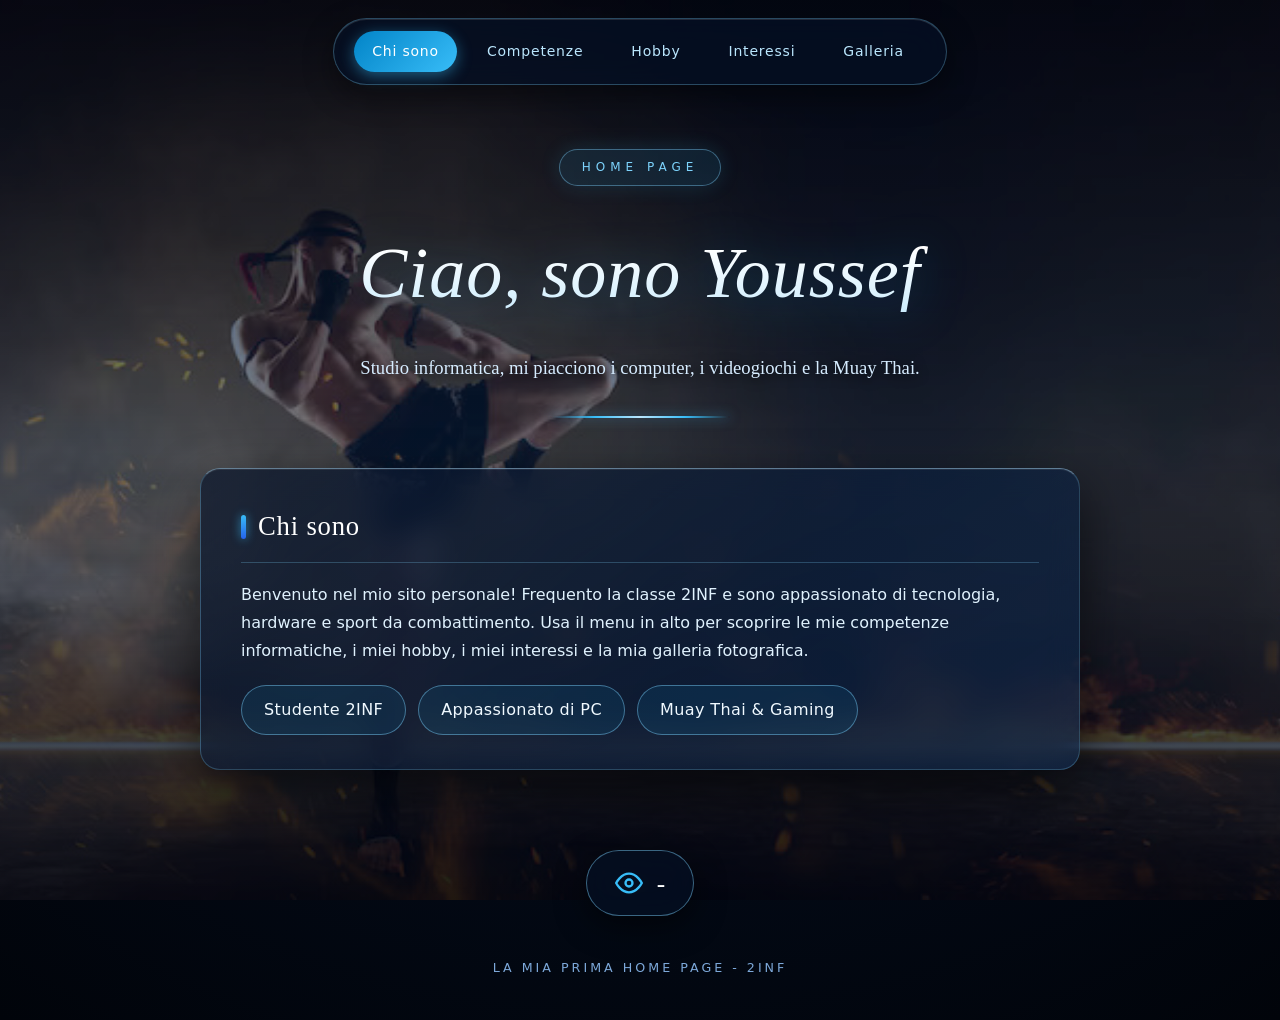
<file: index.html>
<!DOCTYPE html>
<html lang="it">
<head>
<meta charset="utf-8">
<meta name="viewport" content="width=device-width, initial-scale=1">
<title>Chi sono - Youssef</title>
<link rel="stylesheet" href="style.css">
</head>
<body>

<nav>
<a href="index.html" class="attivo">Chi sono</a>
<a href="competenze.html">Competenze</a>
<a href="hobby.html">Hobby</a>
<a href="interessi.html">Interessi</a>
<a href="galleria.html">Galleria</a>
</nav>

<div id="sfondo">
<div class="strato"></div>
<div class="strato"></div>
</div>
<div id="velo"></div>

<header>
<div class="etichetta">HOME PAGE</div>
<h1>Ciao, sono Youssef</h1>
<p>Studio informatica, mi piacciono i computer, i videogiochi e la Muay Thai.</p>
<div class="linea"></div>
</header>

<main>
<section>
<h2>Chi sono</h2>
<p>Benvenuto nel mio sito personale! Frequento la classe 2INF e sono appassionato di tecnologia, hardware e sport da combattimento. Usa il menu in alto per scoprire le mie competenze informatiche, i miei hobby, i miei interessi e la mia galleria fotografica.</p>
<ul>
<li>Studente 2INF</li>
<li>Appassionato di PC</li>
<li>Muay Thai &amp; Gaming</li>
</ul>
</section>
</main>

<div class="contatore">
<div class="visualizzazioni" title="Visualizzazioni totali del sito">
<svg viewBox="0 0 24 24" fill="none" stroke-width="2" stroke-linecap="round" stroke-linejoin="round" aria-label="Visualizzazioni">
<path d="M1 12s4-8 11-8 11 8 11 8-4 8-11 8-11-8-11-8z"></path>
<circle cx="12" cy="12" r="3"></circle>
</svg>
<span id="visite">...</span>
</div>
</div>

<footer>
<p>La mia prima home page - 2INF</p>
</footer>

<script>
var SECONDI = 6;
var strati = document.querySelectorAll(".strato");
var elenco = [];
var indice = 0;
var attuale = 0;

function aggiornaSfondo() {
  elenco = [];
  for (var i = 0; i < 3; i++) {
    var salvata = null;
    try { salvata = localStorage.getItem("fotoSlot" + (i + 1)); } catch (e) {}
    elenco.push(salvata ? salvata : "foto" + (i + 1) + ".jpg");
  }
  strati[attuale].style.backgroundImage = 'url("' + elenco[0] + '")';
  strati[attuale].classList.add("attivo");
}

aggiornaSfondo();

setInterval(function () {
  if (elenco.length < 2) { return; }
  indice = (indice + 1) % elenco.length;
  var prossimo = 1 - attuale;
  strati[prossimo].style.backgroundImage = 'url("' + elenco[indice] + '")';
  strati[prossimo].classList.add("attivo");
  strati[attuale].classList.remove("attivo");
  attuale = prossimo;
}, SECONDI * 1000);

var elTotale = document.getElementById("visite");
var giaContata = false;
try { giaContata = sessionStorage.getItem("visitaContata") === "si"; } catch (e) {}

if (location.protocol === "file:") {
  elTotale.textContent = "-";
} else {
  var azione = giaContata ? "get" : "hit";
  var indirizzo = "https://abacus.jasoncameron.dev/" + azione + "/" + location.hostname + "/visite";
  fetch(indirizzo)
    .then(function (risposta) { return risposta.json(); })
    .then(function (dati) {
      elTotale.textContent = dati.value;
      try { sessionStorage.setItem("visitaContata", "si"); } catch (e) {}
    })
    .catch(function () {
      elTotale.textContent = "-";
    });
}
</script>

</body>
</html>
</file>
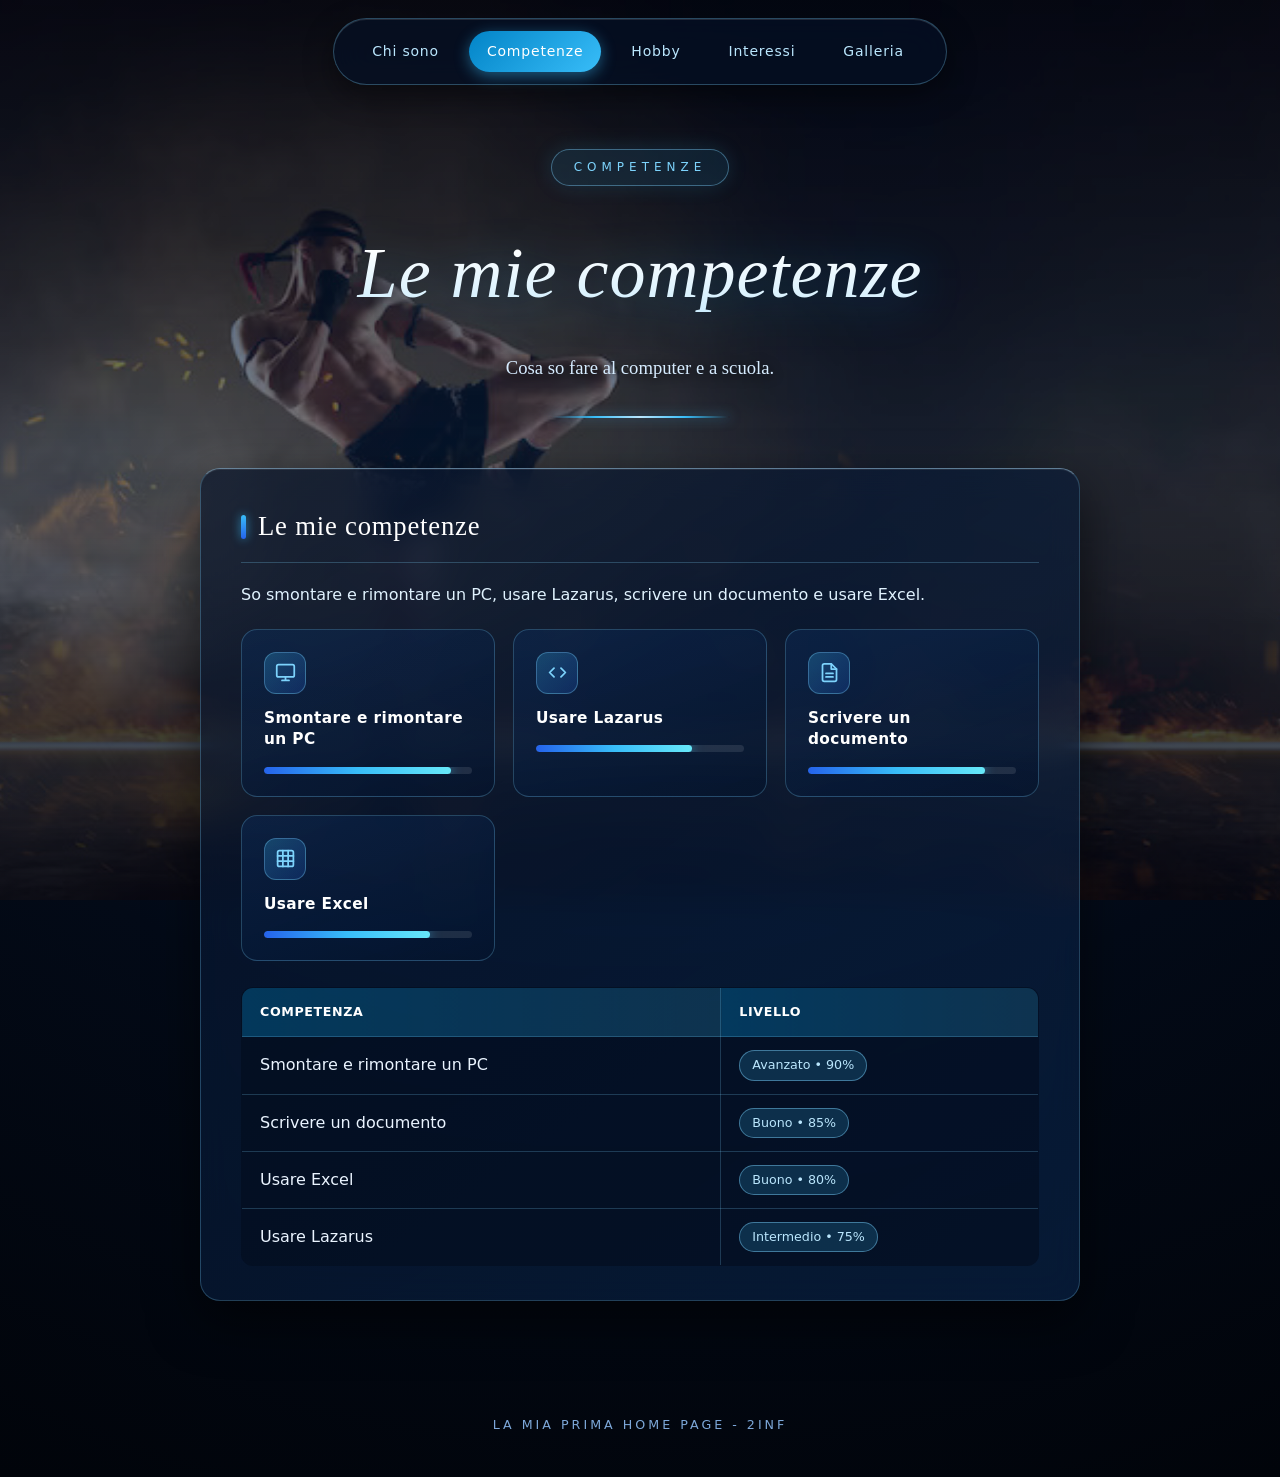
<file: competenze.html>
<!DOCTYPE html>
<html lang="it">
<head>
<meta charset="utf-8">
<meta name="viewport" content="width=device-width, initial-scale=1">
<title>Le mie competenze - Youssef</title>
<link rel="stylesheet" href="style.css">
</head>
<body>

<nav>
<a href="index.html">Chi sono</a>
<a href="competenze.html" class="attivo">Competenze</a>
<a href="hobby.html">Hobby</a>
<a href="interessi.html">Interessi</a>
<a href="galleria.html">Galleria</a>
</nav>

<div id="sfondo">
<div class="strato"></div>
<div class="strato"></div>
</div>
<div id="velo"></div>

<header>
<div class="etichetta">COMPETENZE</div>
<h1>Le mie competenze</h1>
<p>Cosa so fare al computer e a scuola.</p>
<div class="linea"></div>
</header>

<main>
<section class="competenze">
<h2>Le mie competenze</h2>
<p>So smontare e rimontare un PC, usare Lazarus, scrivere un documento e usare Excel.</p>

<ul class="carte">
<li style="--livello: 90%">
<span class="icona"><svg viewBox="0 0 24 24" fill="none" stroke="currentColor" stroke-width="2" stroke-linecap="round" stroke-linejoin="round"><rect x="2" y="3" width="20" height="14" rx="2"></rect><path d="M8 21h8M12 17v4"></path></svg></span>
<h3>Smontare e rimontare un PC</h3>
<div class="barra"><div></div></div>
</li>

<li style="--livello: 75%">
<span class="icona"><svg viewBox="0 0 24 24" fill="none" stroke="currentColor" stroke-width="2" stroke-linecap="round" stroke-linejoin="round"><path d="M8 7l-5 5 5 5M16 7l5 5-5 5"></path></svg></span>
<h3>Usare Lazarus</h3>
<div class="barra"><div></div></div>
</li>

<li style="--livello: 85%">
<span class="icona"><svg viewBox="0 0 24 24" fill="none" stroke="currentColor" stroke-width="2" stroke-linecap="round" stroke-linejoin="round"><path d="M14 2H6a2 2 0 0 0-2 2v16a2 2 0 0 0 2 2h12a2 2 0 0 0 2-2V8z"></path><path d="M14 2v6h6M8 13h8M8 17h8"></path></svg></span>
<h3>Scrivere un documento</h3>
<div class="barra"><div></div></div>
</li>

<li style="--livello: 80%">
<span class="icona"><svg viewBox="0 0 24 24" fill="none" stroke="currentColor" stroke-width="2" stroke-linecap="round" stroke-linejoin="round"><rect x="3" y="3" width="18" height="18" rx="2"></rect><path d="M3 9h18M3 15h18M9 3v18M15 3v18"></path></svg></span>
<h3>Usare Excel</h3>
<div class="barra"><div></div></div>
</li>
</ul>

<table>
<tr>
<th>Competenza</th>
<th>Livello</th>
</tr>
<tr>
<td>Smontare e rimontare un PC</td>
<td><span class="badge">Avanzato &bull; 90%</span></td>
</tr>
<tr>
<td>Scrivere un documento</td>
<td><span class="badge">Buono &bull; 85%</span></td>
</tr>
<tr>
<td>Usare Excel</td>
<td><span class="badge">Buono &bull; 80%</span></td>
</tr>
<tr>
<td>Usare Lazarus</td>
<td><span class="badge">Intermedio &bull; 75%</span></td>
</tr>
</table>
</section>
</main>

<footer>
<p>La mia prima home page - 2INF</p>
</footer>

<script>
var SECONDI = 6;
var strati = document.querySelectorAll(".strato");
var elenco = [];
var indice = 0;
var attuale = 0;

for (var i = 0; i < 3; i++) {
  var salvata = null;
  try { salvata = localStorage.getItem("fotoSlot" + (i + 1)); } catch (e) {}
  elenco.push(salvata ? salvata : "foto" + (i + 1) + ".jpg");
}
strati[0].style.backgroundImage = 'url("' + elenco[0] + '")';
strati[0].classList.add("attivo");

setInterval(function () {
  indice = (indice + 1) % elenco.length;
  var prossimo = 1 - attuale;
  strati[prossimo].style.backgroundImage = 'url("' + elenco[indice] + '")';
  strati[prossimo].classList.add("attivo");
  strati[attuale].classList.remove("attivo");
  attuale = prossimo;
}, SECONDI * 1000);
</script>

</body>
</html>
</file>
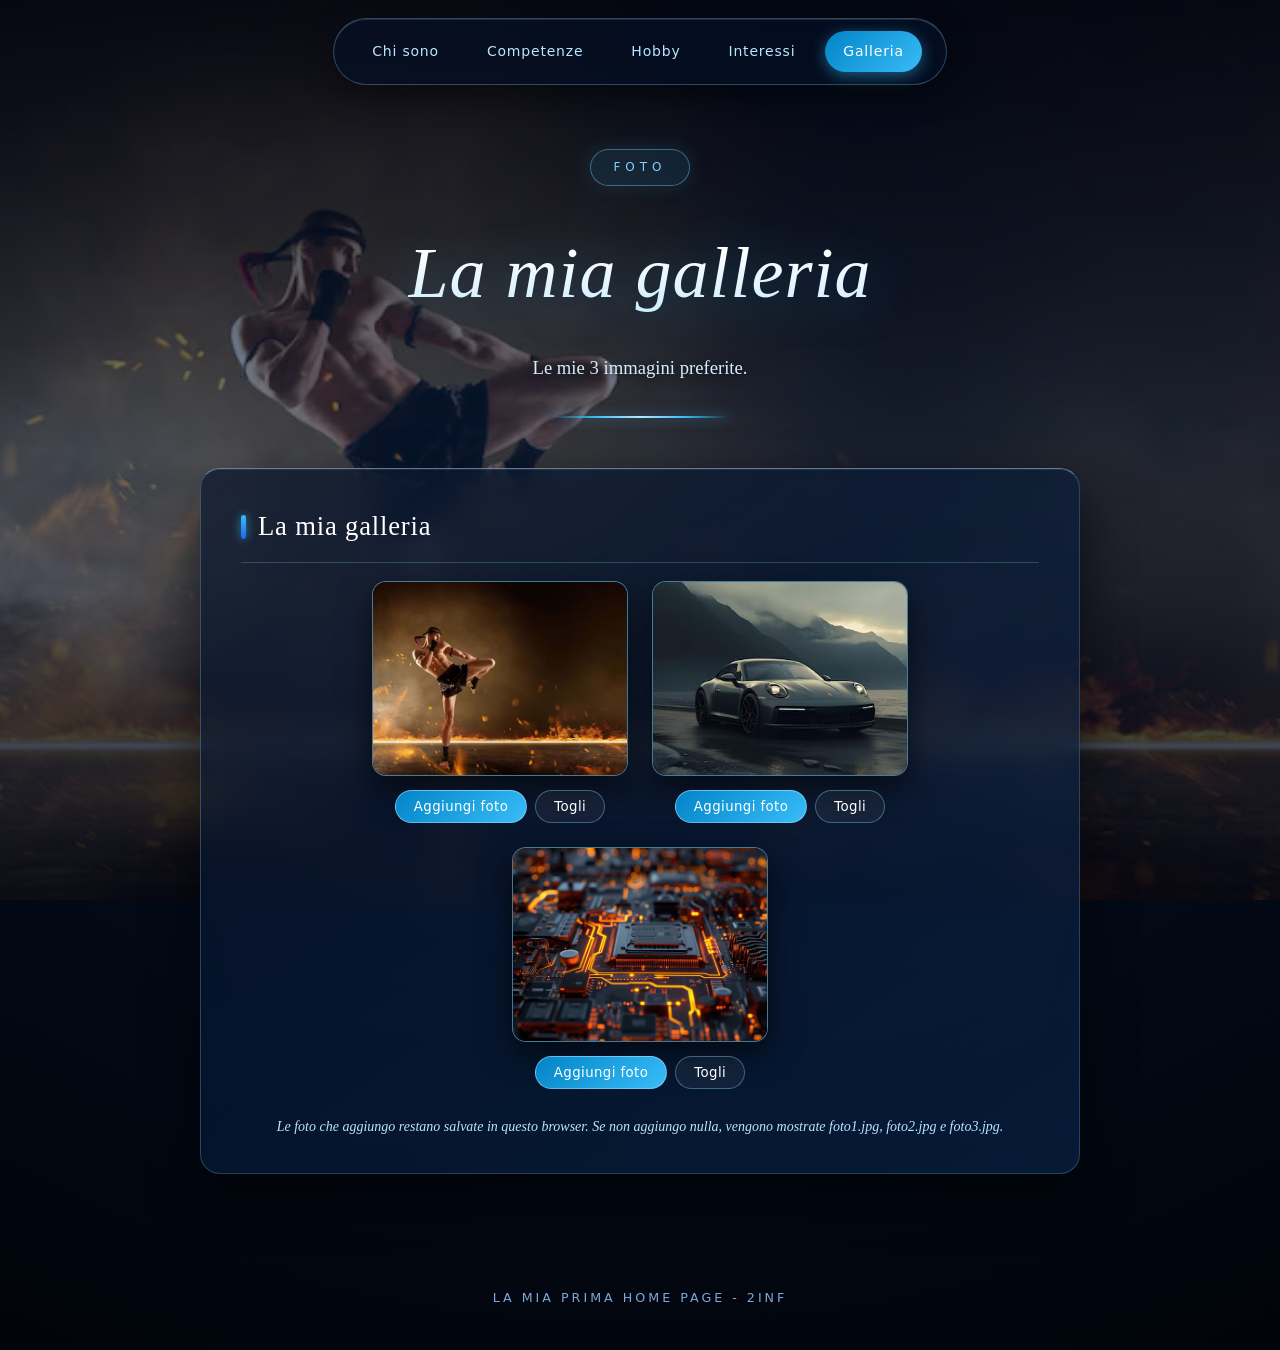
<file: galleria.html>
<!DOCTYPE html>
<html lang="it">
<head>
<meta charset="utf-8">
<meta name="viewport" content="width=device-width, initial-scale=1">
<title>La mia galleria - Youssef</title>
<link rel="stylesheet" href="style.css">
</head>
<body>

<nav>
<a href="index.html">Chi sono</a>
<a href="competenze.html">Competenze</a>
<a href="hobby.html">Hobby</a>
<a href="interessi.html">Interessi</a>
<a href="galleria.html" class="attivo">Galleria</a>
</nav>

<div id="sfondo">
<div class="strato"></div>
<div class="strato"></div>
</div>
<div id="velo"></div>

<header>
<div class="etichetta">FOTO</div>
<h1>La mia galleria</h1>
<p>Le mie 3 immagini preferite.</p>
<div class="linea"></div>
</header>

<main>
<section>
<h2>La mia galleria</h2>
<div class="galleria">

<!-- Slot 1 -->
<div class="slot" data-numero="1">
<div class="cornice"></div>
<div class="bottoni">
<button type="button" class="bottone btn-aggiungi">Aggiungi foto</button>
<button type="button" class="bottone secondario btn-togli">Togli</button>
</div>
<input type="file" accept="image/*" class="nascosto">
</div>

<!-- Slot 2 -->
<div class="slot" data-numero="2">
<div class="cornice"></div>
<div class="bottoni">
<button type="button" class="bottone btn-aggiungi">Aggiungi foto</button>
<button type="button" class="bottone secondario btn-togli">Togli</button>
</div>
<input type="file" accept="image/*" class="nascosto">
</div>

<!-- Slot 3 -->
<div class="slot" data-numero="3">
<div class="cornice"></div>
<div class="bottoni">
<button type="button" class="bottone btn-aggiungi">Aggiungi foto</button>
<button type="button" class="bottone secondario btn-togli">Togli</button>
</div>
<input type="file" accept="image/*" class="nascosto">
</div>

</div>
<p class="nota">Le foto che aggiungo restano salvate in questo browser. Se non aggiungo nulla, vengono mostrate foto1.jpg, foto2.jpg e foto3.jpg.</p>
</section>
</main>

<footer>
<p>La mia prima home page - 2INF</p>
</footer>

<script>
var NUMERO_SLOT = 3;
var SECONDI = 6;
var fotoSlot = [null, null, null];
var strati = document.querySelectorAll(".strato");
var elenco = [];
var indice = 0;
var attuale = 0;

function disegnaSlot(i) {
  var slot = document.querySelectorAll(".slot")[i];
  var cornice = slot.querySelector(".cornice");
  cornice.innerHTML = "";
  if (fotoSlot[i]) {
    var img = document.createElement("img");
    img.src = fotoSlot[i];
    img.alt = "Foto " + (i + 1);
    cornice.appendChild(img);
  } else {
    var testo = document.createElement("div");
    testo.className = "vuoto";
    testo.textContent = "Slot " + (i + 1) + " vuoto";
    cornice.appendChild(testo);
  }
}

function caricaSlot(i) {
  var salvata = null;
  try { salvata = localStorage.getItem("fotoSlot" + (i + 1)); } catch (e) {}

  if (salvata) {
    fotoSlot[i] = salvata;
    disegnaSlot(i);
    aggiornaSfondo();
    return;
  }

  var nomeFile = "foto" + (i + 1) + ".jpg";
  var prova = new Image();
  prova.onload = function () {
    fotoSlot[i] = nomeFile;
    disegnaSlot(i);
    aggiornaSfondo();
  };
  prova.onerror = function () {
    fotoSlot[i] = null;
    disegnaSlot(i);
    aggiornaSfondo();
  };
  prova.src = nomeFile;
}

function aggiungiFoto(i, file) {
  if (!file || file.type.indexOf("image/") !== 0) { return; }

  var lettore = new FileReader();
  lettore.onload = function () {
    var img = new Image();
    img.onload = function () {
      var misure = [
        { larghezza: 1920, qualita: 0.92 },
        { larghezza: 1600, qualita: 0.85 },
        { larghezza: 1280, qualita: 0.8 }
      ];
      var salvata = null;

      for (var t = 0; t < misure.length && !salvata; t++) {
        var scala = Math.min(1, misure[t].larghezza / img.width);
        var canvas = document.createElement("canvas");
        canvas.width = Math.round(img.width * scala);
        canvas.height = Math.round(img.height * scala);
        var disegno = canvas.getContext("2d");
        disegno.imageSmoothingQuality = "high";
        disegno.drawImage(img, 0, 0, canvas.width, canvas.height);
        var dati = canvas.toDataURL("image/jpeg", misure[t].qualita);
        try {
          localStorage.setItem("fotoSlot" + (i + 1), dati);
          salvata = dati;
        } catch (e) {}
      }

      if (!salvata) {
        alert("Non riesco a salvare la foto: la memoria del browser è piena.");
        return;
      }
      fotoSlot[i] = salvata;
      disegnaSlot(i);
      aggiornaSfondo();
    };
    img.src = lettore.result;
  };
  lettore.readAsDataURL(file);
}

function togliFoto(i) {
  try { localStorage.removeItem("fotoSlot" + (i + 1)); } catch (e) {}
  caricaSlot(i);
}

var tuttiGliSlot = document.querySelectorAll(".slot");
for (var n = 0; n < NUMERO_SLOT; n++) {
  (function (i) {
    var slot = tuttiGliSlot[i];
    var scelta = slot.querySelector("input[type=file]");
    slot.querySelector(".btn-aggiungi").onclick = function () { scelta.click(); };
    slot.querySelector(".btn-togli").onclick = function () { togliFoto(i); };
    scelta.onchange = function () {
      aggiungiFoto(i, scelta.files[0]);
      scelta.value = "";
    };
    disegnaSlot(i);
    caricaSlot(i);
  })(n);
}

function aggiornaSfondo() {
  elenco = [];
  for (var i = 0; i < NUMERO_SLOT; i++) {
    if (fotoSlot[i]) { elenco.push(fotoSlot[i]); }
  }
  if (elenco.length === 0) {
    strati[0].classList.remove("attivo");
    strati[1].classList.remove("attivo");
    return;
  }
  indice = 0;
  strati[attuale].style.backgroundImage = 'url("' + elenco[0] + '")';
  strati[attuale].classList.add("attivo");
  strati[1 - attuale].classList.remove("attivo");
}

setInterval(function () {
  if (elenco.length < 2) { return; }
  indice = (indice + 1) % elenco.length;
  var prossimo = 1 - attuale;
  strati[prossimo].style.backgroundImage = 'url("' + elenco[indice] + '")';
  strati[prossimo].classList.add("attivo");
  strati[attuale].classList.remove("attivo");
  attuale = prossimo;
}, SECONDI * 1000);
</script>

</body>
</html>
</file>
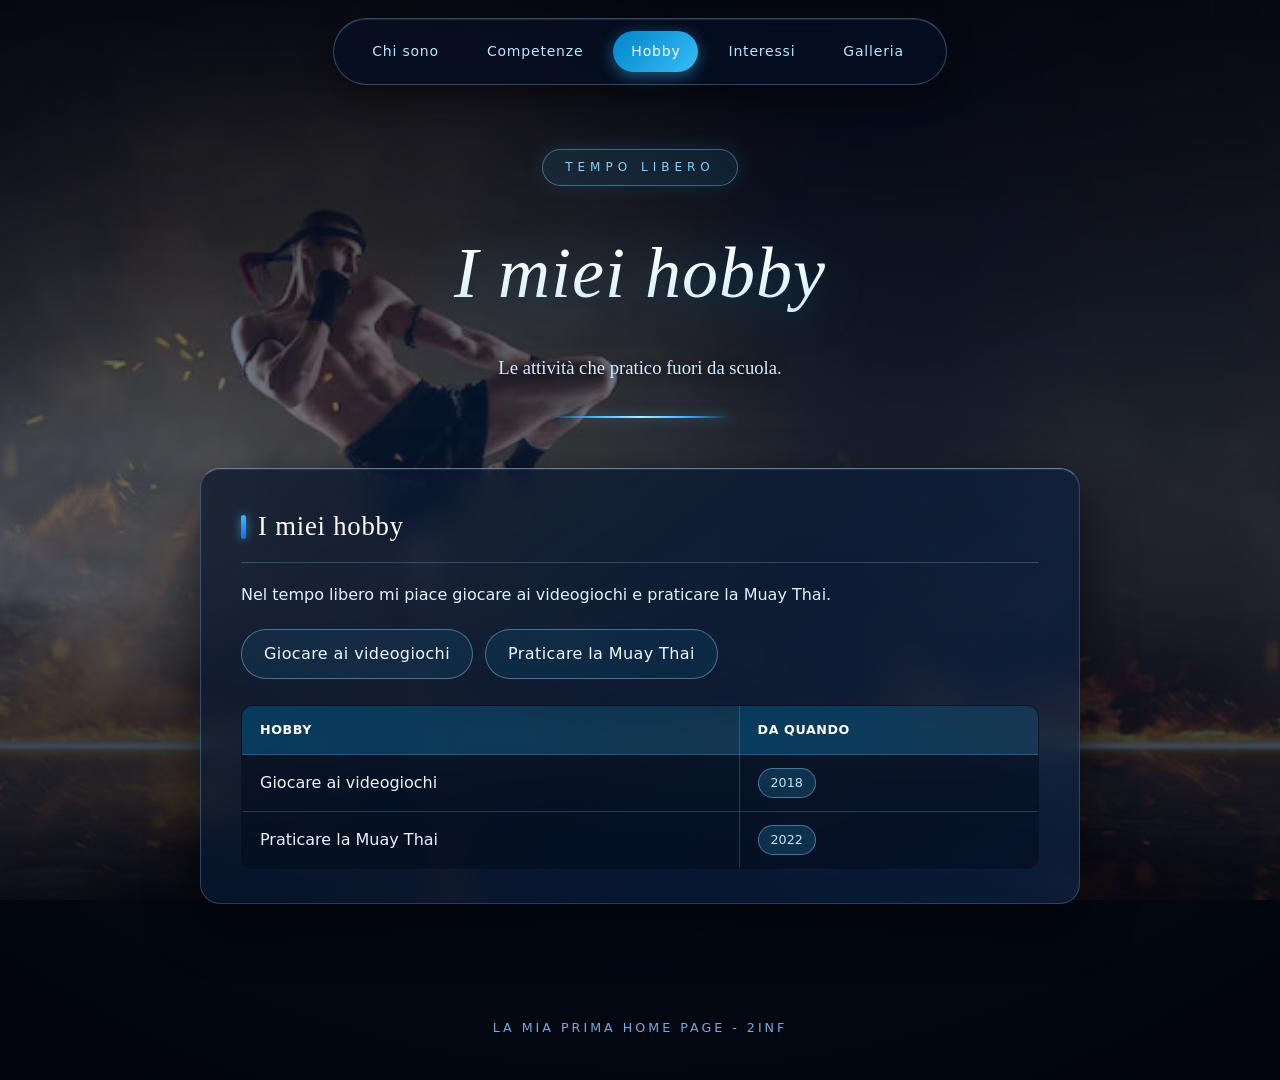
<file: hobby.html>
<!DOCTYPE html>
<html lang="it">
<head>
<meta charset="utf-8">
<meta name="viewport" content="width=device-width, initial-scale=1">
<title>I miei hobby - Youssef</title>
<link rel="stylesheet" href="style.css">
</head>
<body>

<nav>
<a href="index.html">Chi sono</a>
<a href="competenze.html">Competenze</a>
<a href="hobby.html" class="attivo">Hobby</a>
<a href="interessi.html">Interessi</a>
<a href="galleria.html">Galleria</a>
</nav>

<div id="sfondo">
<div class="strato"></div>
<div class="strato"></div>
</div>
<div id="velo"></div>

<header>
<div class="etichetta">TEMPO LIBERO</div>
<h1>I miei hobby</h1>
<p>Le attività che pratico fuori da scuola.</p>
<div class="linea"></div>
</header>

<main>
<section>
<h2>I miei hobby</h2>
<p>Nel tempo libero mi piace giocare ai videogiochi e praticare la Muay Thai.</p>
<ul>
<li>Giocare ai videogiochi</li>
<li>Praticare la Muay Thai</li>
</ul>

<table>
<tr>
<th>Hobby</th>
<th>Da quando</th>
</tr>
<tr>
<td>Giocare ai videogiochi</td>
<td><span class="badge">2018</span></td>
</tr>
<tr>
<td>Praticare la Muay Thai</td>
<td><span class="badge">2022</span></td>
</tr>
</table>
</section>
</main>

<footer>
<p>La mia prima home page - 2INF</p>
</footer>

<script>
var SECONDI = 6;
var strati = document.querySelectorAll(".strato");
var elenco = [];
var indice = 0;
var attuale = 0;

for (var i = 0; i < 3; i++) {
  var salvata = null;
  try { salvata = localStorage.getItem("fotoSlot" + (i + 1)); } catch (e) {}
  elenco.push(salvata ? salvata : "foto" + (i + 1) + ".jpg");
}
strati[0].style.backgroundImage = 'url("' + elenco[0] + '")';
strati[0].classList.add("attivo");

setInterval(function () {
  indice = (indice + 1) % elenco.length;
  var prossimo = 1 - attuale;
  strati[prossimo].style.backgroundImage = 'url("' + elenco[indice] + '")';
  strati[prossimo].classList.add("attivo");
  strati[attuale].classList.remove("attivo");
  attuale = prossimo;
}, SECONDI * 1000);
</script>

</body>
</html>
</file>
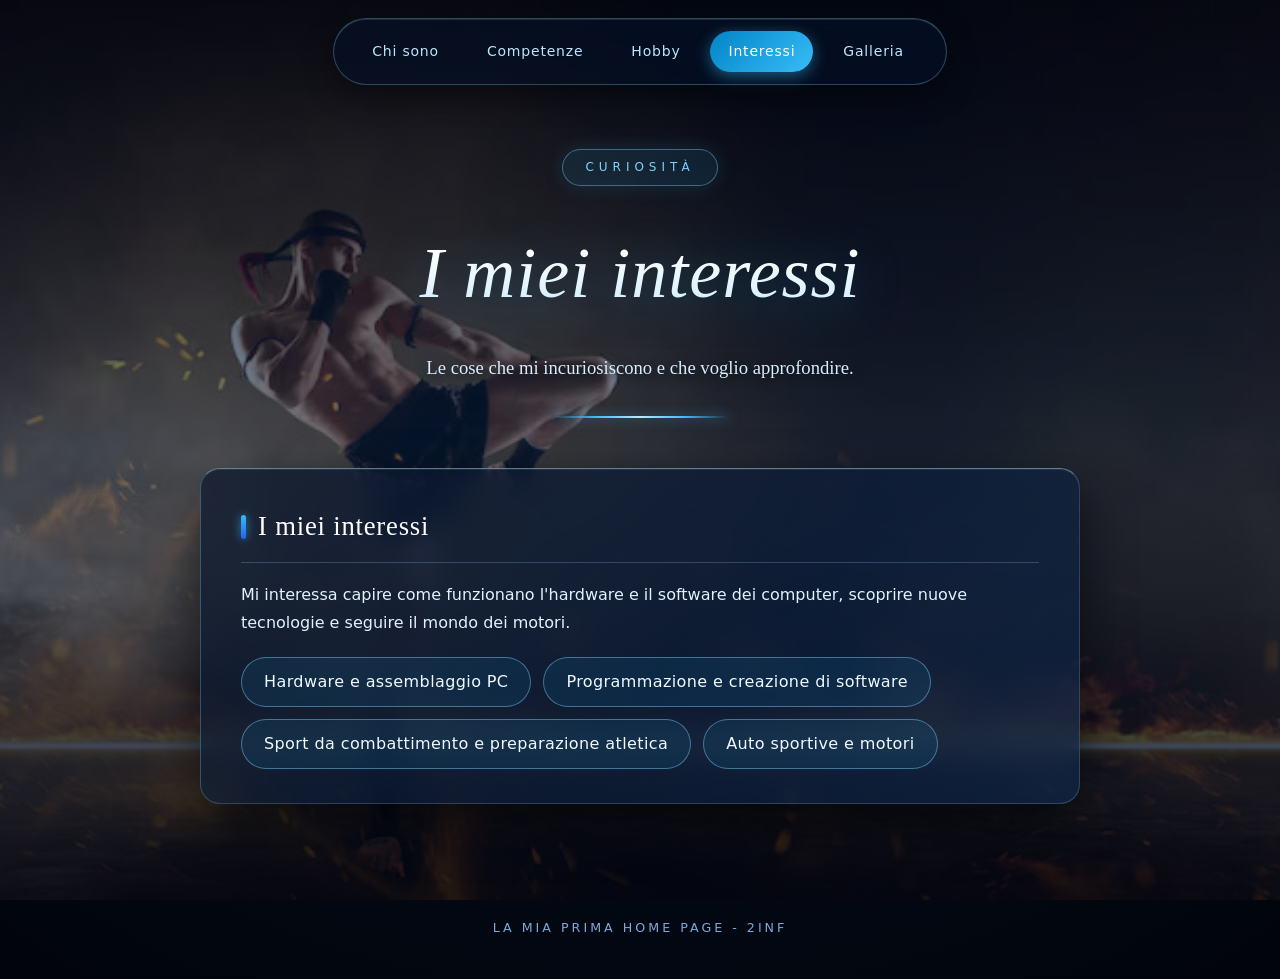
<file: interessi.html>
<!DOCTYPE html>
<html lang="it">
<head>
<meta charset="utf-8">
<meta name="viewport" content="width=device-width, initial-scale=1">
<title>I miei interessi - Youssef</title>
<link rel="stylesheet" href="style.css">
</head>
<body>

<nav>
<a href="index.html">Chi sono</a>
<a href="competenze.html">Competenze</a>
<a href="hobby.html">Hobby</a>
<a href="interessi.html" class="attivo">Interessi</a>
<a href="galleria.html">Galleria</a>
</nav>

<div id="sfondo">
<div class="strato"></div>
<div class="strato"></div>
</div>
<div id="velo"></div>

<header>
<div class="etichetta">CURIOSITÀ</div>
<h1>I miei interessi</h1>
<p>Le cose che mi incuriosiscono e che voglio approfondire.</p>
<div class="linea"></div>
</header>

<main>
<section>
<h2>I miei interessi</h2>
<p>Mi interessa capire come funzionano l'hardware e il software dei computer, scoprire nuove tecnologie e seguire il mondo dei motori.</p>
<ul>
<li>Hardware e assemblaggio PC</li>
<li>Programmazione e creazione di software</li>
<li>Sport da combattimento e preparazione atletica</li>
<li>Auto sportive e motori</li>
</ul>
</section>
</main>

<footer>
<p>La mia prima home page - 2INF</p>
</footer>

<script>
var SECONDI = 6;
var strati = document.querySelectorAll(".strato");
var elenco = [];
var indice = 0;
var attuale = 0;

for (var i = 0; i < 3; i++) {
  var salvata = null;
  try { salvata = localStorage.getItem("fotoSlot" + (i + 1)); } catch (e) {}
  elenco.push(salvata ? salvata : "foto" + (i + 1) + ".jpg");
}
strati[0].style.backgroundImage = 'url("' + elenco[0] + '")';
strati[0].classList.add("attivo");

setInterval(function () {
  indice = (indice + 1) % elenco.length;
  var prossimo = 1 - attuale;
  strati[prossimo].style.backgroundImage = 'url("' + elenco[indice] + '")';
  strati[prossimo].classList.add("attivo");
  strati[attuale].classList.remove("attivo");
  attuale = prossimo;
}, SECONDI * 1000);
</script>

</body>
</html>
</file>
<file: style.css>
/* ---------- RESET E BASE ---------- */
* {
  box-sizing: border-box;
}

body {
  margin: 0;
  font-family: "Segoe UI", system-ui, -apple-system, Arial, sans-serif;
  font-weight: 300;
  background: radial-gradient(circle at top center, #0c2d57 0%, #030a17 65%, #01040a 100%);
  color: #eaf4ff;
  line-height: 1.75;
  min-height: 100vh;
  display: flex;
  flex-direction: column;
}

/* ---------- SFONDO ANIMATO ---------- */
#sfondo {
  position: fixed;
  inset: 0;
  z-index: -2;
  overflow: hidden;
}

.strato {
  position: absolute;
  inset: 0;
  background-size: cover;
  background-position: center;
  opacity: 0;
  transition: opacity 2.2s ease-in-out;
  animation: zoom 24s ease-in-out infinite alternate;
  will-change: transform, opacity;
}

.strato.attivo {
  opacity: 1;
}

#velo {
  position: fixed;
  inset: 0;
  z-index: -1;
  background: linear-gradient(180deg, rgba(2, 8, 22, 0.78) 0%, rgba(8, 36, 74, 0.55) 50%, rgba(2, 6, 18, 0.88) 100%);
}

@keyframes zoom {
  from { transform: scale(1); }
  to { transform: scale(1.07); }
}

/* ---------- MENU DI NAVIGAZIONE FLOTTANTE ---------- */
nav {
  display: flex;
  justify-content: center;
  flex-wrap: wrap;
  gap: 8px;
  padding: 12px 20px;
  margin: 18px auto 0 auto;
  max-width: fit-content;
  background: rgba(5, 16, 36, 0.72);
  -webkit-backdrop-filter: blur(18px);
  backdrop-filter: blur(18px);
  border: 1px solid rgba(125, 211, 252, 0.3);
  border-radius: 50px;
  box-shadow: 0 10px 30px rgba(0, 0, 0, 0.45), inset 0 1px 0 rgba(255, 255, 255, 0.12);
  position: sticky;
  top: 16px;
  z-index: 100;
}

nav a {
  margin-right: 4px;
  color: #bae6fd;
  text-decoration: none;
  font-size: 10.5pt;
  font-weight: 400;
  letter-spacing: 0.8px;
  padding: 8px 18px;
  border-radius: 30px;
  transition: all 0.3s ease;
}

nav a:hover {
  background: rgba(56, 189, 248, 0.18);
  color: #ffffff;
  transform: translateY(-1px);
}

nav a.attivo {
  background: linear-gradient(135deg, #0284c7, #38bdf8);
  color: #ffffff;
  font-weight: 500;
  box-shadow: 0 4px 15px rgba(56, 189, 248, 0.45);
}

/* ---------- INTESTAZIONE (HEADER) ---------- */
header {
  text-align: center;
  padding: 64px 20px 40px 20px;
}

.etichetta {
  display: inline-block;
  color: #7dd3fc;
  background: rgba(56, 189, 248, 0.1);
  font-size: 9pt;
  font-weight: 500;
  letter-spacing: 5px;
  padding: 7px 22px;
  border: 1px solid rgba(125, 211, 252, 0.4);
  border-radius: 30px;
  margin-bottom: 24px;
  box-shadow: 0 0 20px rgba(56, 189, 248, 0.15);
}

h1 {
  font-family: Georgia, "Times New Roman", serif;
  font-weight: 400;
  font-style: italic;
  font-size: clamp(32pt, 7vw, 54pt);
  letter-spacing: 1px;
  margin: 0;
  background: linear-gradient(180deg, #ffffff 30%, #bae6fd 100%);
  -webkit-background-clip: text;
  -webkit-text-fill-color: transparent;
  filter: drop-shadow(0 6px 24px rgba(14, 165, 233, 0.35));
}

header p {
  font-family: Georgia, "Times New Roman", serif;
  font-size: 14pt;
  font-weight: 400;
  margin: 16px auto 0 auto;
  max-width: 620px;
  color: #d6ecff;
  text-shadow: 0 2px 12px rgba(0, 0, 0, 0.85);
}

.linea {
  width: 180px;
  height: 2px;
  margin: 32px auto 0 auto;
  border-radius: 2px;
  background: linear-gradient(90deg, transparent, #38bdf8, #bae6fd, #38bdf8, transparent);
  box-shadow: 0 0 12px rgba(56, 189, 248, 0.6);
}

/* ---------- CONTENUTO PRINCIPALE E SCHEDE ---------- */
main {
  width: 100%;
  max-width: 920px;
  margin: 0 auto;
  padding: 10px 20px 40px 20px;
  flex: 1;
}

section {
  background: linear-gradient(145deg, rgba(6, 18, 40, 0.68), rgba(12, 44, 88, 0.52));
  -webkit-backdrop-filter: blur(16px);
  backdrop-filter: blur(16px);
  border: 1px solid rgba(125, 211, 252, 0.25);
  border-top: 1px solid rgba(186, 230, 253, 0.45);
  border-radius: 20px;
  padding: 34px 40px;
  margin-bottom: 32px;
  box-shadow: 0 20px 50px rgba(0, 0, 0, 0.55), inset 0 1px 0 rgba(255, 255, 255, 0.08);
  transition: transform 0.35s ease, border-color 0.35s ease;
}

section:hover {
  border-color: rgba(125, 211, 252, 0.45);
}

h2 {
  font-family: Georgia, "Times New Roman", serif;
  font-weight: 400;
  font-size: 20pt;
  letter-spacing: 0.8px;
  color: #ffffff;
  margin: 0 0 18px 0;
  padding-bottom: 12px;
  border-bottom: 1px solid rgba(125, 211, 252, 0.25);
  display: flex;
  align-items: center;
  gap: 12px;
}

h2::before {
  content: "";
  width: 5px;
  height: 24px;
  border-radius: 5px;
  background: linear-gradient(180deg, #38bdf8, #2563eb);
  box-shadow: 0 0 10px rgba(56, 189, 248, 0.7);
}

section p {
  margin: 0 0 20px 0;
  color: #e0f2fe;
}

/* ---------- LISTE A PILLOLE ---------- */
ul {
  list-style: none;
  padding: 0;
  margin: 0;
  display: flex;
  flex-wrap: wrap;
  gap: 12px;
}

li {
  background: rgba(14, 165, 233, 0.1);
  border: 1px solid rgba(125, 211, 252, 0.45);
  color: #f0f9ff;
  font-weight: 400;
  letter-spacing: 0.4px;
  padding: 10px 22px;
  border-radius: 30px;
  transition: all 0.3s ease;
}

li:hover {
  background: rgba(56, 189, 248, 0.25);
  border-color: #7dd3fc;
  transform: translateY(-2px);
  box-shadow: 0 6px 18px rgba(14, 165, 233, 0.25);
}

/* ---------- TABELLE ELEGANTI ---------- */
table {
  width: 100%;
  margin-top: 26px;
  background: rgba(3, 12, 28, 0.55);
  border-radius: 12px;
  overflow: hidden;
  border-collapse: collapse;
  border: 1px solid rgba(125, 211, 252, 0.35);
}

th, td {
  border: 1px solid rgba(125, 211, 252, 0.22);
  padding: 13px 18px;
  text-align: left;
}

th {
  background: linear-gradient(90deg, rgba(2, 132, 199, 0.35), rgba(56, 189, 248, 0.2));
  color: #ffffff;
  font-weight: 600;
  letter-spacing: 0.6px;
  text-transform: uppercase;
  font-size: 9.5pt;
}

tr {
  transition: background 0.25s ease;
}

tr:hover td {
  background: rgba(56, 189, 248, 0.1);
}

.badge {
  display: inline-block;
  padding: 3px 12px;
  border-radius: 20px;
  font-size: 9.5pt;
  font-weight: 500;
  background: rgba(56, 189, 248, 0.18);
  border: 1px solid rgba(125, 211, 252, 0.45);
  color: #bae6fd;
}

/* ---------- COMPETENZE A SCHEDE ---------- */
ul.carte {
  display: grid;
  grid-template-columns: repeat(auto-fit, minmax(195px, 1fr));
  gap: 18px;
}

ul.carte li {
  display: block;
  background: linear-gradient(160deg, rgba(12, 42, 85, 0.55), rgba(5, 20, 45, 0.65));
  border: 1px solid rgba(125, 211, 252, 0.25);
  border-radius: 16px;
  padding: 22px;
  transition: all 0.35s ease;
}

ul.carte li:hover {
  transform: translateY(-5px);
  border-color: rgba(125, 211, 252, 0.75);
  box-shadow: 0 12px 30px rgba(14, 165, 233, 0.3);
}

.icona {
  display: flex;
  align-items: center;
  justify-content: center;
  width: 42px;
  height: 42px;
  border-radius: 12px;
  background: linear-gradient(135deg, rgba(56, 189, 248, 0.25), rgba(37, 99, 235, 0.2));
  border: 1px solid rgba(125, 211, 252, 0.35);
  color: #7dd3fc;
  margin-bottom: 14px;
}

.icona svg {
  width: 21px;
  height: 21px;
}

ul.carte h3 {
  font-size: 11.5pt;
  font-weight: 600;
  line-height: 1.4;
  margin: 0 0 16px 0;
  color: #ffffff;
}

.barra {
  height: 7px;
  border-radius: 7px;
  background: rgba(255, 255, 255, 0.1);
  overflow: hidden;
}

.barra div {
  height: 100%;
  width: var(--livello);
  border-radius: 7px;
  background: linear-gradient(90deg, #2563eb, #38bdf8, #67e8f9);
  box-shadow: 0 0 12px rgba(56, 189, 248, 0.7);
  animation: riempi 1.4s ease-out;
}

@keyframes riempi {
  from { width: 0; }
}

/* ---------- GALLERIA CON 3 SLOT ---------- */
.galleria {
  display: flex;
  flex-wrap: wrap;
  gap: 24px;
  justify-content: center;
}

.slot {
  width: 256px;
  text-align: center;
}

.cornice {
  width: 256px;
  height: 195px;
  border-radius: 14px;
  border: 1px solid rgba(125, 211, 252, 0.55);
  box-shadow: 0 12px 32px rgba(0, 0, 0, 0.6);
  background: rgba(3, 10, 24, 0.65);
  overflow: hidden;
  display: flex;
  align-items: center;
  justify-content: center;
  transition: all 0.4s ease;
}

.cornice:hover {
  transform: translateY(-6px);
  border-color: #7dd3fc;
  box-shadow: 0 18px 42px rgba(14, 165, 233, 0.45);
}

.cornice img {
  width: 100%;
  height: 100%;
  object-fit: cover;
  display: block;
  transition: transform 0.5s ease;
}

.cornice:hover img {
  transform: scale(1.06);
}

.vuoto {
  font-family: Georgia, "Times New Roman", serif;
  font-style: italic;
  color: #7dd3fc;
  font-size: 12pt;
  padding: 10px;
}

.bottoni {
  margin-top: 14px;
  display: flex;
  gap: 8px;
  justify-content: center;
}

.bottone {
  background: linear-gradient(135deg, #0284c7, #38bdf8);
  color: #ffffff;
  border: 1px solid rgba(186, 230, 253, 0.5);
  border-radius: 30px;
  padding: 8px 18px;
  font-size: 10pt;
  font-weight: 500;
  letter-spacing: 0.4px;
  cursor: pointer;
  font-family: inherit;
  transition: all 0.3s ease;
}

.bottone:hover {
  transform: translateY(-2px);
  box-shadow: 0 6px 20px rgba(56, 189, 248, 0.5);
}

.bottone.secondario {
  background: rgba(255, 255, 255, 0.05);
  border-color: rgba(125, 211, 252, 0.4);
}

.bottone.secondario:hover {
  background: rgba(239, 68, 68, 0.25);
  border-color: rgba(248, 113, 113, 0.7);
}

.nota {
  text-align: center;
  font-family: Georgia, "Times New Roman", serif;
  font-style: italic;
  font-size: 10.5pt;
  color: #bae6fd;
  margin: 26px 0 0 0;
}

.nascosto {
  display: none;
}

/* ---------- OCCHIO CON LE VISUALIZZAZIONI ---------- */
.contatore {
  display: flex;
  justify-content: center;
  margin: 8px 20px 0 20px;
}

.visualizzazioni {
  display: flex;
  align-items: center;
  gap: 14px;
  background: rgba(5, 16, 36, 0.7);
  -webkit-backdrop-filter: blur(16px);
  backdrop-filter: blur(16px);
  border: 1px solid rgba(125, 211, 252, 0.45);
  border-radius: 50px;
  padding: 10px 28px;
  box-shadow: 0 10px 30px rgba(0, 0, 0, 0.5);
}

.visualizzazioni svg {
  width: 28px;
  height: 28px;
  stroke: #38bdf8;
}

.visualizzazioni span {
  font-family: Georgia, "Times New Roman", serif;
  font-size: 19pt;
  color: #ffffff;
}

/* ---------- FOOTER ---------- */
footer {
  text-align: center;
  padding: 28px 20px;
  color: #93c5fd;
  font-size: 9.5pt;
  letter-spacing: 3px;
  text-transform: uppercase;
  opacity: 0.85;
}

/* ---------- RESPONSIVE ---------- */
@media (max-width: 600px) {
  nav {
    border-radius: 20px;
    margin: 10px 12px 0 12px;
    padding: 10px;
  }
  nav a {
    padding: 6px 12px;
    font-size: 9.5pt;
  }
  section {
    padding: 24px 20px;
  }
}

@media (prefers-reduced-motion: reduce) {
  body, .strato { animation: none; }
}
</file>
